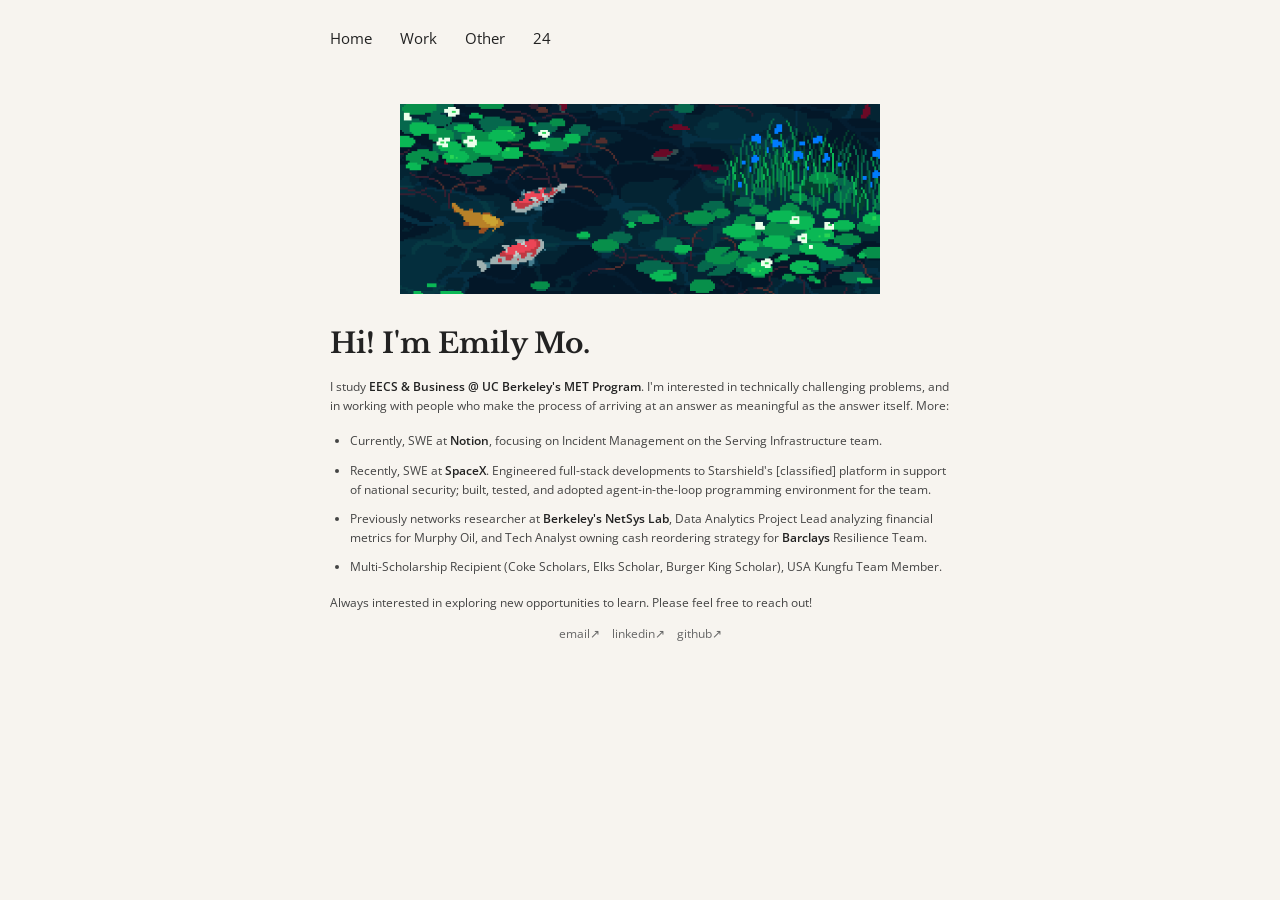
<file: index.html>
<html>
  <head>
    <meta charset="UTF-8" />
    <meta name="color-scheme" content="light" />
    <meta name="viewport" content="width=device-width, initial-scale=1" />
    <link rel="icon" type="image/png" href="images/browserimage.png" />
    <link rel="stylesheet" href="style.css" />
  </head>
  <body>
    <nav class="site-nav">
      <a href="/">Home</a>
      <a href="/work">Work</a>
      <a href="/other">Other</a>
      <a href="/24">24</a>
    </nav>

    <div class="page-layout">
      <div class="text-col">
        <img src="images/fish.gif" alt="Koi pond" class="fish-gif" />
        <h1>Hi! I'm Emily Mo.</h1>
        <p>I study <strong>EECS & Business @ UC Berkeley's MET Program</strong>.  I'm interested in technically challenging problems, and in working with people who make the process of arriving at an answer as meaningful as the answer itself. More:</p>

        <ul>
          <li>Currently, SWE at <strong>Notion</strong>, focusing on Incident Management on the Serving Infrastructure team.</li>
          <li>Recently, SWE at <strong>SpaceX</strong>. Engineered full-stack developments to Starshield's [classified] platform in support of national security; built, tested, and adopted agent-in-the-loop programming environment for the team.</li>
          <li>Previously networks researcher at <strong>Berkeley's NetSys Lab</strong>, Data Analytics Project Lead analyzing financial metrics for Murphy Oil, and Tech Analyst owning cash reordering strategy for <strong>Barclays</strong> Resilience Team.</li>
          <li>Multi-Scholarship Recipient (Coke Scholars, Elks Scholar, Burger King Scholar), USA Kungfu Team Member.</li>
        </ul>
        <p>Always interested in exploring new opportunities to learn. Please feel free to reach out!</p>
        <p class="contact-row"><a href="mailto:emilymo999@berkeley.edu" class="contact-link">email↗</a><a href="https://www.linkedin.com/in/emiilymo" class="contact-link">linkedin↗</a><a href="https://github.com/emilymo999" class="contact-link">github↗</a></p>
      </div>
    </div>
  </body>
</html>
</file>
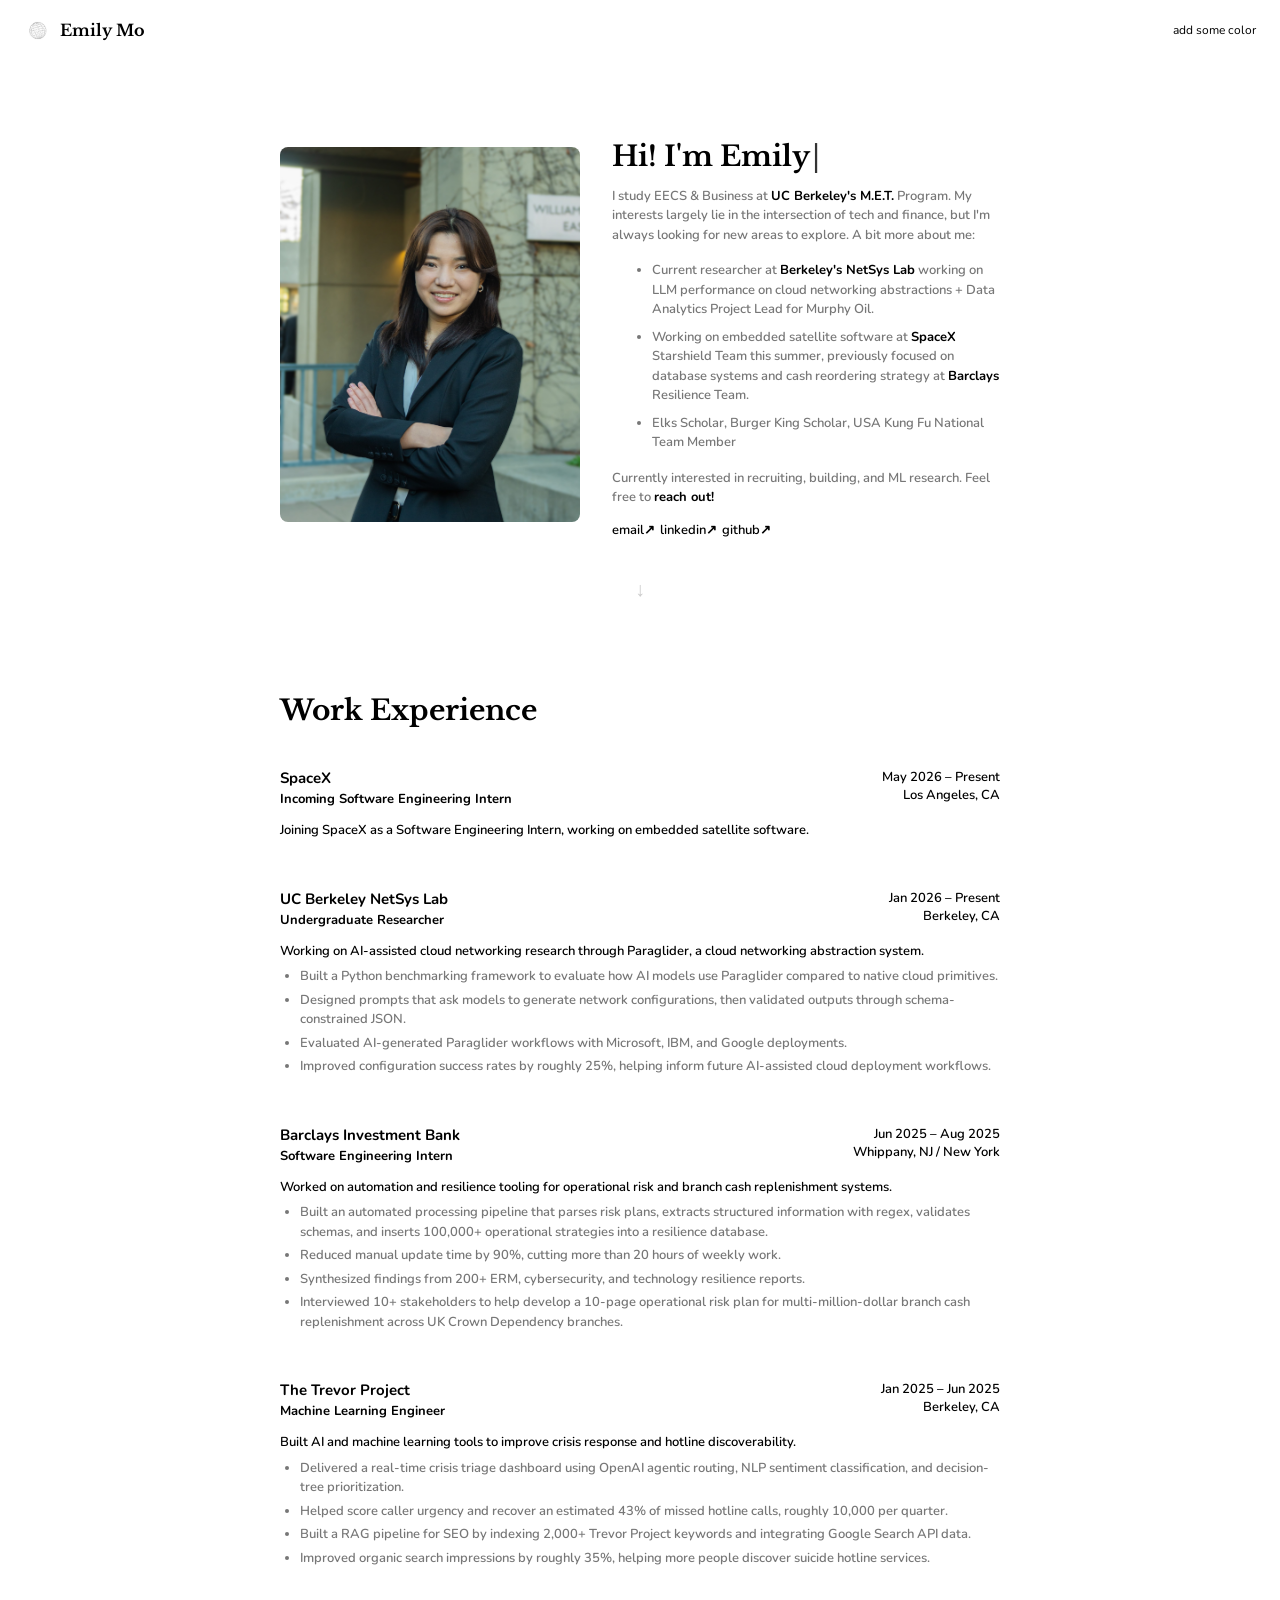
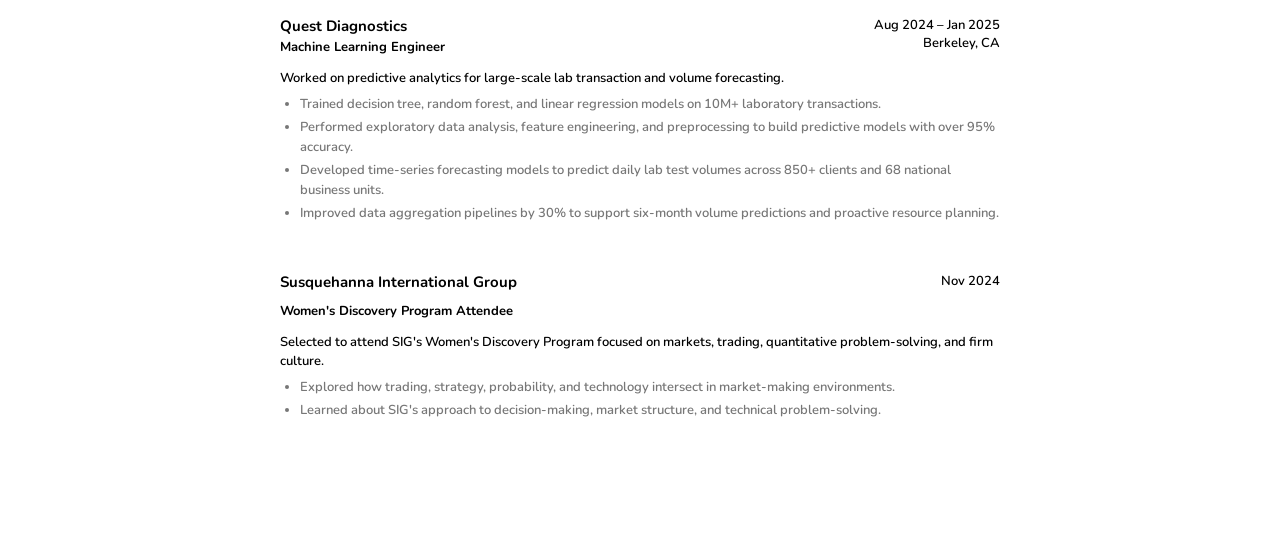
<file: old/index.html>
<html>
  <head>
    <meta charset="UTF-8" />
    <meta name="color-scheme" content="light" />
    <link rel="icon" type="image/png" href="images/browserimage.png" />
    <link rel="preconnect" href="https://fonts.googleapis.com">
    <link rel="preconnect" href="https://fonts.gstatic.com" crossorigin>
    <link href="https://fonts.googleapis.com/css2?family=Nunito:wght@400;600;700&family=Libre+Baskerville:wght@700&display=swap" rel="stylesheet">
    <link rel="stylesheet" href="style.css" />
    <script src="dark-mode.js" defer></script>
    <script src="typing-effect.js" defer></script>
    <script src="color-mode.js" defer></script>
  </head>
  <body>
    <div class="top-bar">
      <img src="images/browserimage dark.png" id="top-bar-logo" class="top-bar-logo" />
      <span style="font-family:'Libre Baskerville',serif;font-weight:700;font-size:16px;">Emily Mo</span>
      <nav class="navbar">
      </nav>
      <button id="color-mode-btn" class="color-mode-btn" onclick="toggleColorMode()">add some color</button>
    </div>

    <div class="page-layout">
      <img src="images/emo-black.jpeg" alt="Emily Mo" class="casual-photo" />
      <div class="text-col">
        <div class="container">
          <div class="text">
            <h1><span id="typed-text"></span><span class="cursor">|</span></h1>
          </div>
        </div>
        <p>I study EECS & Business at <strong>UC Berkeley's M.E.T.</strong> Program. My interests largely lie in the intersection of tech and finance, but I'm always looking for new areas to explore. A bit more about me:</p>
        <ul>
          <li>Current researcher at <strong>Berkeley's NetSys Lab</strong> working on LLM performance on cloud networking abstractions + Data Analytics Project Lead for Murphy Oil.</li>
          <li>Working on embedded satellite software at <strong>SpaceX</strong> Starshield Team this summer, previously focused on database systems and cash reordering strategy at <strong>Barclays</strong> Resilience Team.</li>
          <li>Elks Scholar, Burger King Scholar, USA Kung Fu National Team Member</li>
        </ul>
        <p>Currently interested in recruiting, building, and ML research. Feel free to <strong>reach out!</strong></p>
        <p><a href="mailto:emilymo999@berkeley.edu" class="contact-link">email↗</a><a href="https://www.linkedin.com/in/emiilymo" class="contact-link">linkedin↗</a><a href="https://github.com/emilymo999" class="contact-link">github↗</a></p>
      </div>
    </div>

    <div class="scroll-arrow">&#8595;</div>

    <div class="experience-section">
      <h2 class="experience-heading">Work Experience</h2>

      <div class="experience-entry">
        <div class="experience-header">
          <div>
            <div class="experience-company">SpaceX</div>
            <div class="experience-role">Incoming Software Engineering Intern</div>
          </div>
          <div class="experience-meta">
            <div class="experience-year">May 2026 – Present</div>
            <div class="experience-location">Los Angeles, CA</div>
          </div>
        </div>
        <p class="experience-desc">Joining SpaceX as a Software Engineering Intern, working on embedded satellite software.</p>
      </div>

      <div class="experience-entry">
        <div class="experience-header">
          <div>
            <div class="experience-company">UC Berkeley NetSys Lab</div>
            <div class="experience-role">Undergraduate Researcher</div>
          </div>
          <div class="experience-meta">
            <div class="experience-year">Jan 2026 – Present</div>
            <div class="experience-location">Berkeley, CA</div>
          </div>
        </div>
        <p class="experience-desc">Working on AI-assisted cloud networking research through Paraglider, a cloud networking abstraction system.</p>
        <ul class="experience-bullets">
          <li>Built a Python benchmarking framework to evaluate how AI models use Paraglider compared to native cloud primitives.</li>
          <li>Designed prompts that ask models to generate network configurations, then validated outputs through schema-constrained JSON.</li>
          <li>Evaluated AI-generated Paraglider workflows with Microsoft, IBM, and Google deployments.</li>
          <li>Improved configuration success rates by roughly 25%, helping inform future AI-assisted cloud deployment workflows.</li>
        </ul>
      </div>

      <div class="experience-entry">
        <div class="experience-header">
          <div>
            <div class="experience-company">Barclays Investment Bank</div>
            <div class="experience-role">Software Engineering Intern</div>
          </div>
          <div class="experience-meta">
            <div class="experience-year">Jun 2025 – Aug 2025</div>
            <div class="experience-location">Whippany, NJ / New York</div>
          </div>
        </div>
        <p class="experience-desc">Worked on automation and resilience tooling for operational risk and branch cash replenishment systems.</p>
        <ul class="experience-bullets">
          <li>Built an automated processing pipeline that parses risk plans, extracts structured information with regex, validates schemas, and inserts 100,000+ operational strategies into a resilience database.</li>
          <li>Reduced manual update time by 90%, cutting more than 20 hours of weekly work.</li>
          <li>Synthesized findings from 200+ ERM, cybersecurity, and technology resilience reports.</li>
          <li>Interviewed 10+ stakeholders to help develop a 10-page operational risk plan for multi-million-dollar branch cash replenishment across UK Crown Dependency branches.</li>
        </ul>
      </div>

      <div class="experience-entry">
        <div class="experience-header">
          <div>
            <div class="experience-company">The Trevor Project</div>
            <div class="experience-role">Machine Learning Engineer</div>
          </div>
          <div class="experience-meta">
            <div class="experience-year">Jan 2025 – Jun 2025</div>
            <div class="experience-location">Berkeley, CA</div>
          </div>
        </div>
        <p class="experience-desc">Built AI and machine learning tools to improve crisis response and hotline discoverability.</p>
        <ul class="experience-bullets">
          <li>Delivered a real-time crisis triage dashboard using OpenAI agentic routing, NLP sentiment classification, and decision-tree prioritization.</li>
          <li>Helped score caller urgency and recover an estimated 43% of missed hotline calls, roughly 10,000 per quarter.</li>
          <li>Built a RAG pipeline for SEO by indexing 2,000+ Trevor Project keywords and integrating Google Search API data.</li>
          <li>Improved organic search impressions by roughly 35%, helping more people discover suicide hotline services.</li>
        </ul>
      </div>

      <div class="experience-entry">
        <div class="experience-header">
          <div>
            <div class="experience-company">Quest Diagnostics</div>
            <div class="experience-role">Machine Learning Engineer</div>
          </div>
          <div class="experience-meta">
            <div class="experience-year">Aug 2024 – Jan 2025</div>
            <div class="experience-location">Berkeley, CA</div>
          </div>
        </div>
        <p class="experience-desc">Worked on predictive analytics for large-scale lab transaction and volume forecasting.</p>
        <ul class="experience-bullets">
          <li>Trained decision tree, random forest, and linear regression models on 10M+ laboratory transactions.</li>
          <li>Performed exploratory data analysis, feature engineering, and preprocessing to build predictive models with over 95% accuracy.</li>
          <li>Developed time-series forecasting models to predict daily lab test volumes across 850+ clients and 68 national business units.</li>
          <li>Improved data aggregation pipelines by 30% to support six-month volume predictions and proactive resource planning.</li>
        </ul>
      </div>

      <div class="experience-entry" style="display:none;">
        <div class="experience-header">
          <div class="experience-company">Audiomate</div>
          <div class="experience-meta">
            <div class="experience-year">2025</div>
          </div>
        </div>
        <div class="experience-role">Full-Stack AI Engineer</div>
        <p class="experience-desc">Built a generative audio advertising platform that creates, voices, and mixes ad content end to end.</p>
        <ul class="experience-bullets">
          <li>Used Gemini LLMs for script generation and ElevenLabs for voice synthesis.</li>
          <li>Implemented a custom voice-ranking model to score text-to-speech candidates based on tone and user preferences.</li>
          <li>Built an audio-processing pipeline with Librosa, NumPy, and SciPy to mix synthesized speech with background music.</li>
          <li>Connected Python REST endpoints to a TypeScript frontend for full-stack ML inference and product delivery.</li>
        </ul>
      </div>

      <div class="experience-entry" style="display:none;">
        <div class="experience-header">
          <div class="experience-company">Voyager Consulting</div>
          <div class="experience-meta">
            <div class="experience-year">2024 - Present</div>
          </div>
        </div>
        <div class="experience-role">Project Leader + Quant Analyst</div>
        <p class="experience-desc">Work on student-run consulting projects involving data analysis, client strategy, and technical problem-solving.</p>
        <ul class="experience-bullets">
          <li>Lead project work across business, data, and engineering-style analysis.</li>
          <li>Translate messy datasets and client questions into structured recommendations, models, and deliverables.</li>
          <li>Currently support data-focused consulting work for Murphy Oil.</li>
        </ul>
      </div>

      <div class="experience-entry">
        <div class="experience-header">
          <div class="experience-company">Susquehanna International Group</div>
          <div class="experience-meta">
            <div class="experience-year">Nov 2024</div>
          </div>
        </div>
        <div class="experience-role">Women's Discovery Program Attendee</div>
        <p class="experience-desc">Selected to attend SIG's Women's Discovery Program focused on markets, trading, quantitative problem-solving, and firm culture.</p>
        <ul class="experience-bullets">
          <li>Explored how trading, strategy, probability, and technology intersect in market-making environments.</li>
          <li>Learned about SIG's approach to decision-making, market structure, and technical problem-solving.</li>
        </ul>
      </div>
    </div>

  </body>
</html>
</file>
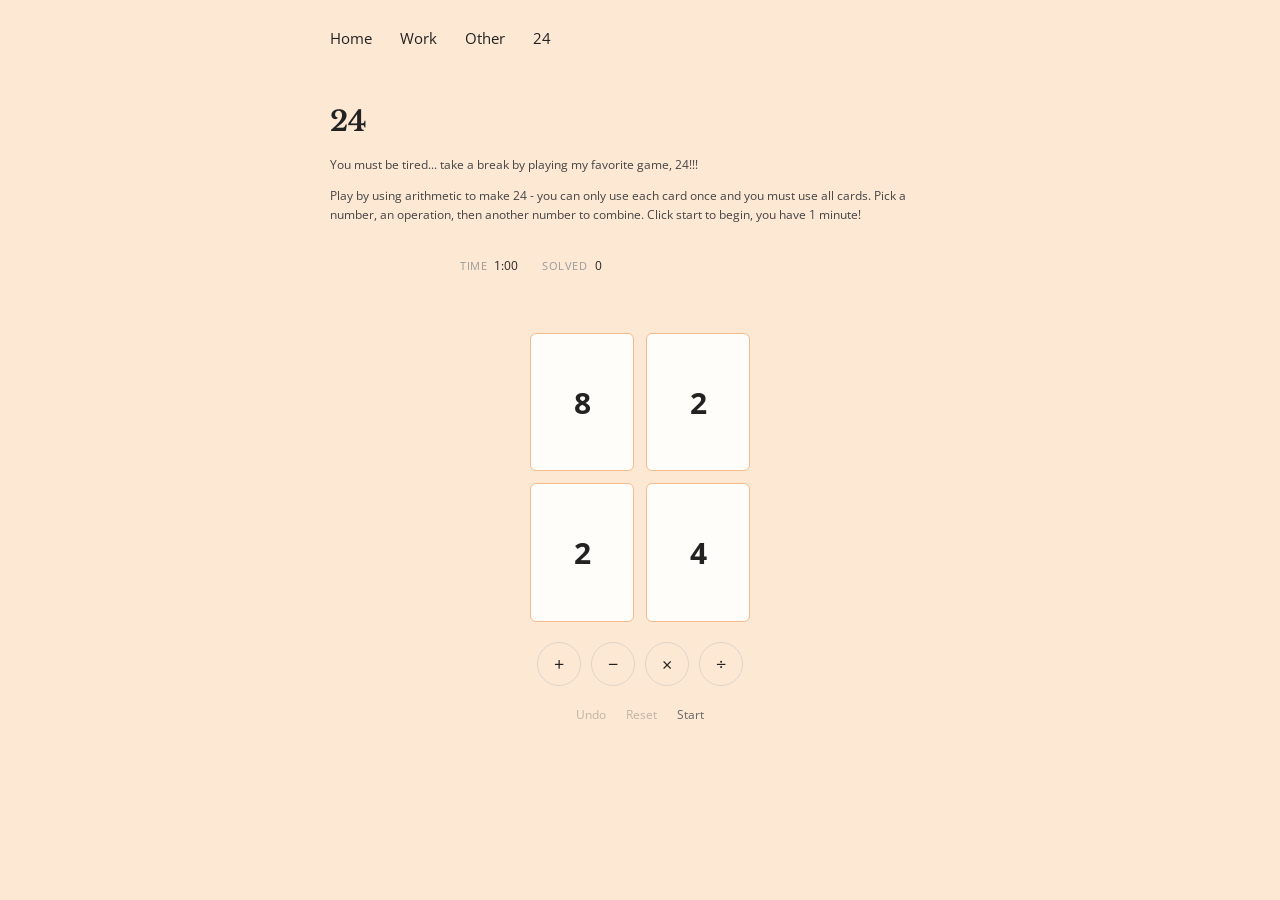
<file: 24.html>
<html class="page-24">
  <head>
    <meta charset="UTF-8" />
    <meta name="color-scheme" content="light" />
    <meta name="viewport" content="width=device-width, initial-scale=1" />
    <title>24</title>
    <link rel="icon" type="image/png" href="images/browserimage.png" />
    <link rel="stylesheet" href="style.css" />
  </head>
  <body>
    <nav class="site-nav">
      <a href="/">Home</a>
      <a href="/work">Work</a>
      <a href="/other">Other</a>
      <a href="/24">24</a>
    </nav>

    <div class="page-layout">
      <div class="text-col">
        <h1>24</h1>
        <p>You must be tired... take a break by playing my favorite game, 24!!!</p>
        <p>Play by using arithmetic to make 24 - you can only use each card once and you must use all cards. Pick a number, an operation, then another number to combine. Click start to begin, you have 1 minute!</p>

        <div class="game">
          <div class="game-bar">
            <span class="game-stat"><span class="game-stat-label">Time</span> <span id="game-time">1:00</span></span>
            <span class="game-stat"><span class="game-stat-label">Solved</span> <span id="game-score">0</span></span>
          </div>

          <p class="game-message" id="game-message" aria-live="polite"></p>

          <div class="game-cards" id="game-cards"></div>

          <div class="game-ops" role="group" aria-label="Operations">
            <button type="button" class="game-op" data-op="+" aria-label="add">+</button>
            <button type="button" class="game-op" data-op="-" aria-label="subtract">−</button>
            <button type="button" class="game-op" data-op="*" aria-label="multiply">×</button>
            <button type="button" class="game-op" data-op="/" aria-label="divide">÷</button>
          </div>

          <div class="game-actions">
            <button type="button" id="game-undo" class="game-text-btn">Undo</button>
            <button type="button" id="game-reset" class="game-text-btn">Reset</button>
            <button type="button" id="game-start" class="game-text-btn">Start</button>
          </div>
        </div>
      </div>
    </div>

    <script src="twentyfour.js"></script>
  </body>
</html>
</file>
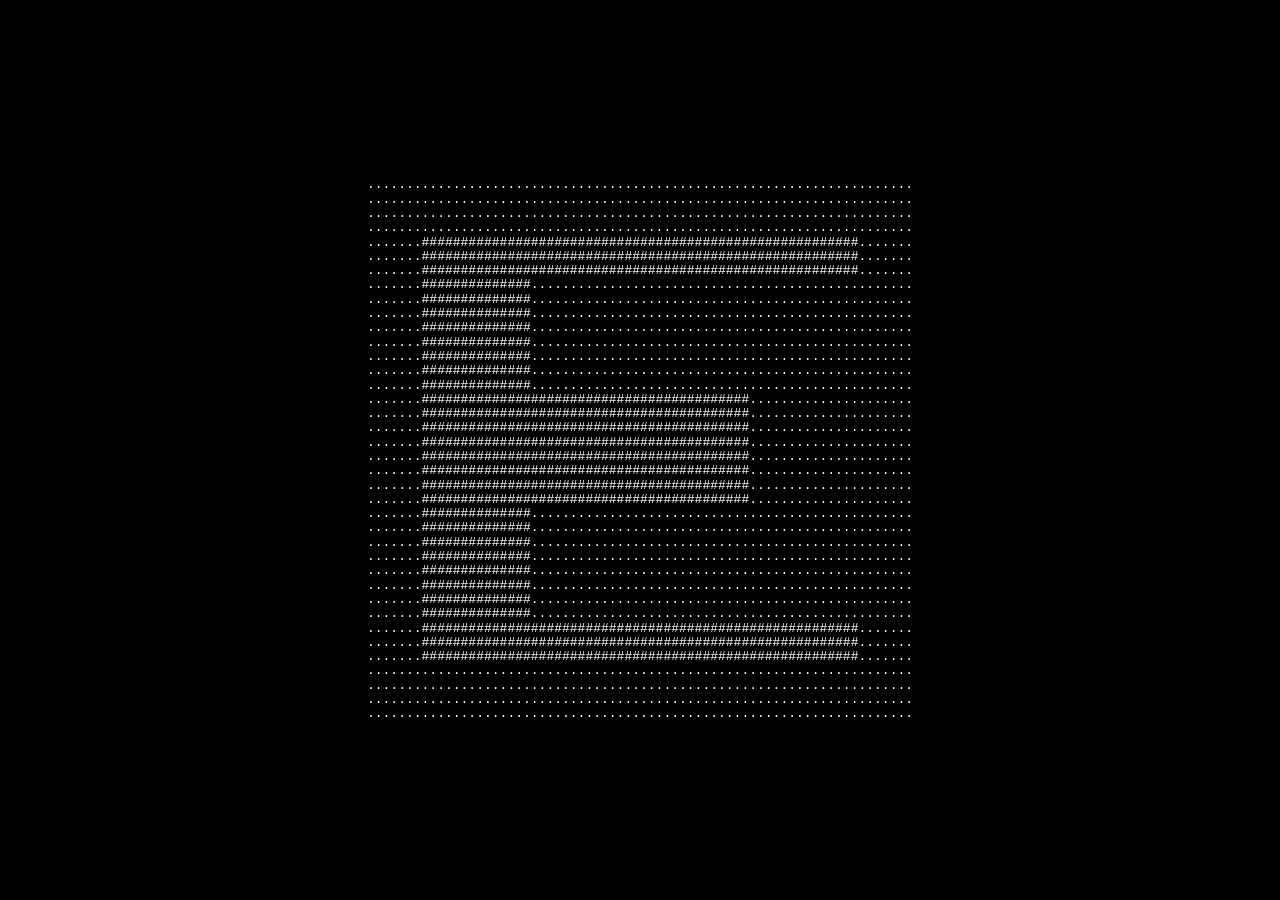
<file: cube.html>
<!DOCTYPE html>
<html>
<head>
  <meta charset="UTF-8">
  <title>emo cube</title>
  <style>
    body {
      background: #000;
      margin: 0;
      display: flex;
      justify-content: center;
      align-items: center;
      min-height: 100vh;
    }
    #cube {
      color: #fff;
      font-family: 'Courier New', monospace;
      font-size: 13px;
      line-height: 1.1;
      white-space: pre;
    }
  </style>
</head>
<body>
<div id="cube"></div>
<script>
const W = 70, H = 48;
const CHAR_ASPECT = 0.55;

const PATTERNS = {
  E: [
    "..........",
    ".########.",
    ".##.......",
    ".##.......",
    ".######...",
    ".######...",
    ".##.......",
    ".##.......",
    ".########.",
    "..........",
  ],
  M: [
    "..........",
    ".##....##.",
    ".###..###.",
    ".########.",
    ".##.##.##.",
    ".##....##.",
    ".##....##.",
    ".##....##.",
    ".##....##.",
    "..........",
  ],
  O: [
    "..........",
    "..######..",
    ".##....##.",
    ".##....##.",
    ".##....##.",
    ".##....##.",
    ".##....##.",
    ".##....##.",
    "..######..",
    "..........",
  ],
};

const PN = 10;

function sampleLetter(letter, u, v) {
  const pat = PATTERNS[letter];
  if (!pat) return '.';
  const col = Math.max(0, Math.min(PN - 1, Math.floor(u * PN)));
  const row = Math.max(0, Math.min(PN - 1, Math.floor(v * PN)));
  return pat[row][col] === '#' ? '#' : '.';
}

function dot(a, b) { return a[0]*b[0] + a[1]*b[1] + a[2]*b[2]; }
function sub(a, b) { return [a[0]-b[0], a[1]-b[1], a[2]-b[2]]; }
function add(a, b) { return [a[0]+b[0], a[1]+b[1], a[2]+b[2]]; }
function scale(v, k) { return [v[0]*k, v[1]*k, v[2]*k]; }
function len2(v) { return dot(v, v); }

function rotY(v, t) {
  const c = Math.cos(t), s = Math.sin(t);
  return [v[0]*c + v[2]*s, v[1], -v[0]*s + v[2]*c];
}
function rotX(v, t) {
  const c = Math.cos(t), s = Math.sin(t);
  return [v[0], v[1]*c - v[2]*s, v[1]*s + v[2]*c];
}

const SZ = 1.0;
const BASE_FACES = [
  { c: [0,   0,  -SZ], r: [SZ,   0,    0], u: [0,  SZ,    0], n: [0,  0, -1], letter: 'E' },
  { c: [-SZ, 0,    0], r: [0,    0,   -SZ], u: [0,  SZ,    0], n: [-1, 0,  0], letter: 'M' },
  { c: [0,  -SZ,   0], r: [SZ,   0,    0], u: [0,   0,   -SZ], n: [0, -1,  0], letter: 'O' },
  { c: [0,   0,   SZ], r: [-SZ,  0,    0], u: [0, -SZ,    0], n: [0,  0,  1], letter: 'O' },
  { c: [SZ,  0,    0], r: [0,    0,   SZ], u: [0, -SZ,    0], n: [1,  0,  0], letter: 'E' },
  { c: [0,   SZ,   0], r: [SZ,   0,    0], u: [0,   0,   SZ], n: [0,  1,  0], letter: 'M' },
];

const eye = [0, 0, -3.5];

const TARGETS = [
  { ax: 0,          ay: 0          },  // E (-Z face)
  { ax: 0,          ay: -Math.PI/2 },  // M (-X face)
  { ax: Math.PI/2,  ay: 0          },  // O (-Y face)
];

const PAUSE_MS  = 1500;
const TRANS_MS  = 1200;
const CYCLE_MS  = PAUSE_MS + TRANS_MS;

function easeInOut(t) {
  return t < 0.5 ? 2*t*t : -1 + (4 - 2*t)*t;
}

function getRotation(now) {
  const total = TARGETS.length * CYCLE_MS;
  const t     = now % total;
  const i     = Math.floor(t / CYCLE_MS);
  const local = t - i * CYCLE_MS;
  const curr  = TARGETS[i];
  const next  = TARGETS[(i + 1) % TARGETS.length];

  if (local < PAUSE_MS) {
    return { ax: curr.ax, ay: curr.ay };
  }
  const p = easeInOut((local - PAUSE_MS) / TRANS_MS);
  return {
    ax: curr.ax + (next.ax - curr.ax) * p,
    ay: curr.ay + (next.ay - curr.ay) * p,
  };
}

function render(ax, ay) {
  const rot   = v => rotX(rotY(v, ay), ax);
  const faces = BASE_FACES.map(f => ({
    c: rot(f.c), r: rot(f.r), u: rot(f.u), n: rot(f.n), letter: f.letter,
  }));

  const asp  = (W * CHAR_ASPECT) / H;
  const rows = [];

  for (let row = 0; row < H; row++) {
    let line = '';
    for (let col = 0; col < W; col++) {
      const dx  = ((col + 0.5) / W * 2 - 1) * asp;
      const dy  = (row + 0.5) / H * 2 - 1;
      const dir = [dx, dy, 2.0];

      let bestT = Infinity;
      let ch    = ' ';

      for (const f of faces) {
        const dn = dot(f.n, dir);
        if (dn >= 0) continue;

        const t = dot(sub(f.c, eye), f.n) / dn;
        if (t <= 0 || t >= bestT) continue;

        const hit = add(eye, scale(dir, t));
        const rel = sub(hit, f.c);
        const fu  = dot(rel, f.r) / len2(f.r);
        const fv  = dot(rel, f.u) / len2(f.u);

        if (fu < -1 || fu > 1 || fv < -1 || fv > 1) continue;

        bestT = t;
        ch    = sampleLetter(f.letter, fu * 0.5 + 0.5, fv * 0.5 + 0.5);
      }

      line += ch;
    }
    rows.push(line);
  }

  return rows.join('\n');
}

const el = document.getElementById('cube');

function frame(now) {
  const { ax, ay } = getRotation(now);
  el.textContent   = render(ax, ay);
  requestAnimationFrame(frame);
}

requestAnimationFrame(frame);
</script>
</body>
</html>
</file>
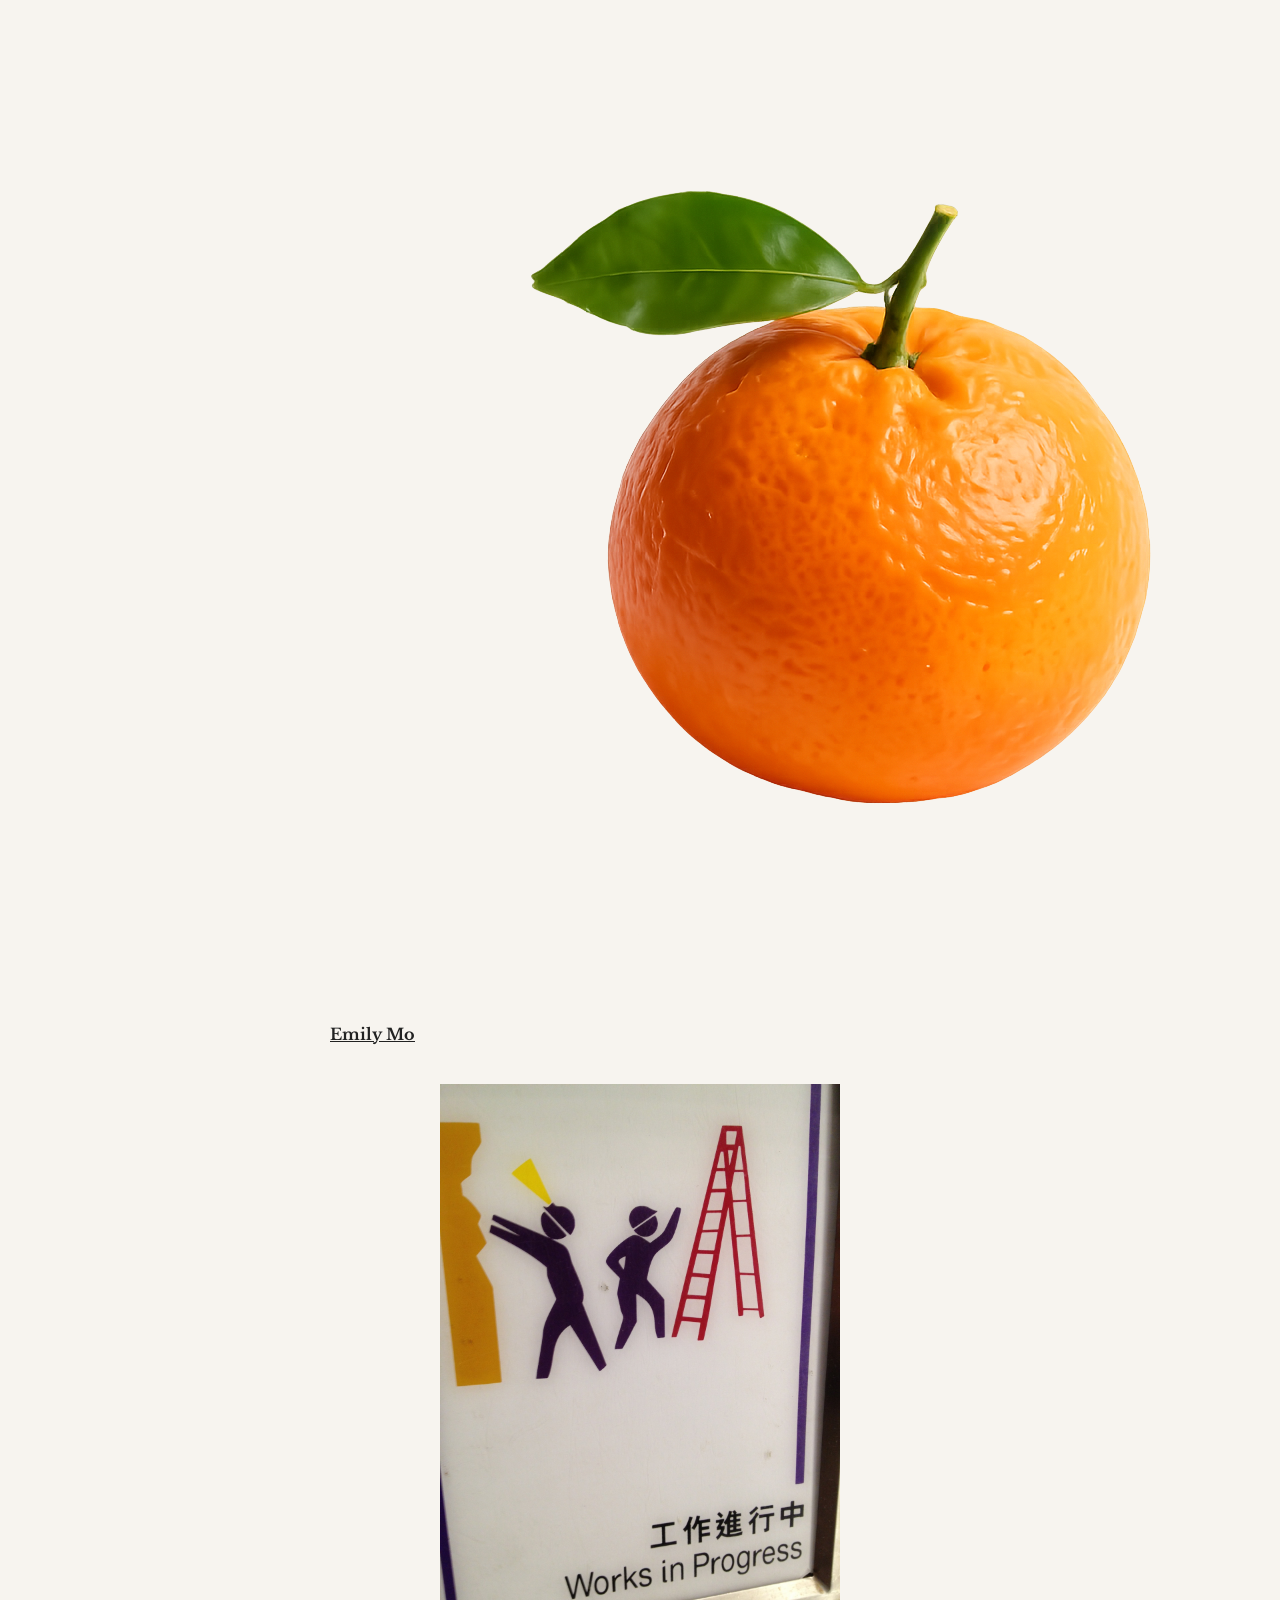
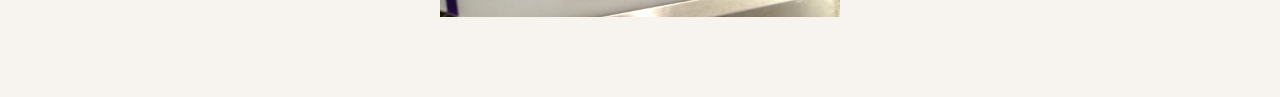
<file: interests.html>
<html>
  <head>
    <meta charset="UTF-8" />
    <meta name="color-scheme" content="light" />
    <link rel="icon" type="image/png" href="images/browserimage.png" />
    <link rel="preconnect" href="https://fonts.googleapis.com">
    <link rel="preconnect" href="https://fonts.gstatic.com" crossorigin>
    <link href="https://fonts.googleapis.com/css2?family=Nunito:wght@400;600;700&family=Libre+Baskerville:wght@700&display=swap" rel="stylesheet">
    <link rel="stylesheet" href="style.css" />
  </head>
  <body class="color-mode">
    <div class="top-bar">
      <img src="images/browserimage.png" class="top-bar-logo" />
      <span style="font-family:'Libre Baskerville',serif;font-weight:700;font-size:16px;"><a href="index.html" class="text-link">Emily Mo</a></span>
    </div>
    <div style="display:flex;justify-content:center;margin-top:40px;">
      <img src="images/work-in-progress.png" style="max-width:400px;width:100%;height:auto;border-radius:0;" />
    </div>
  </body>
</html>
</file>
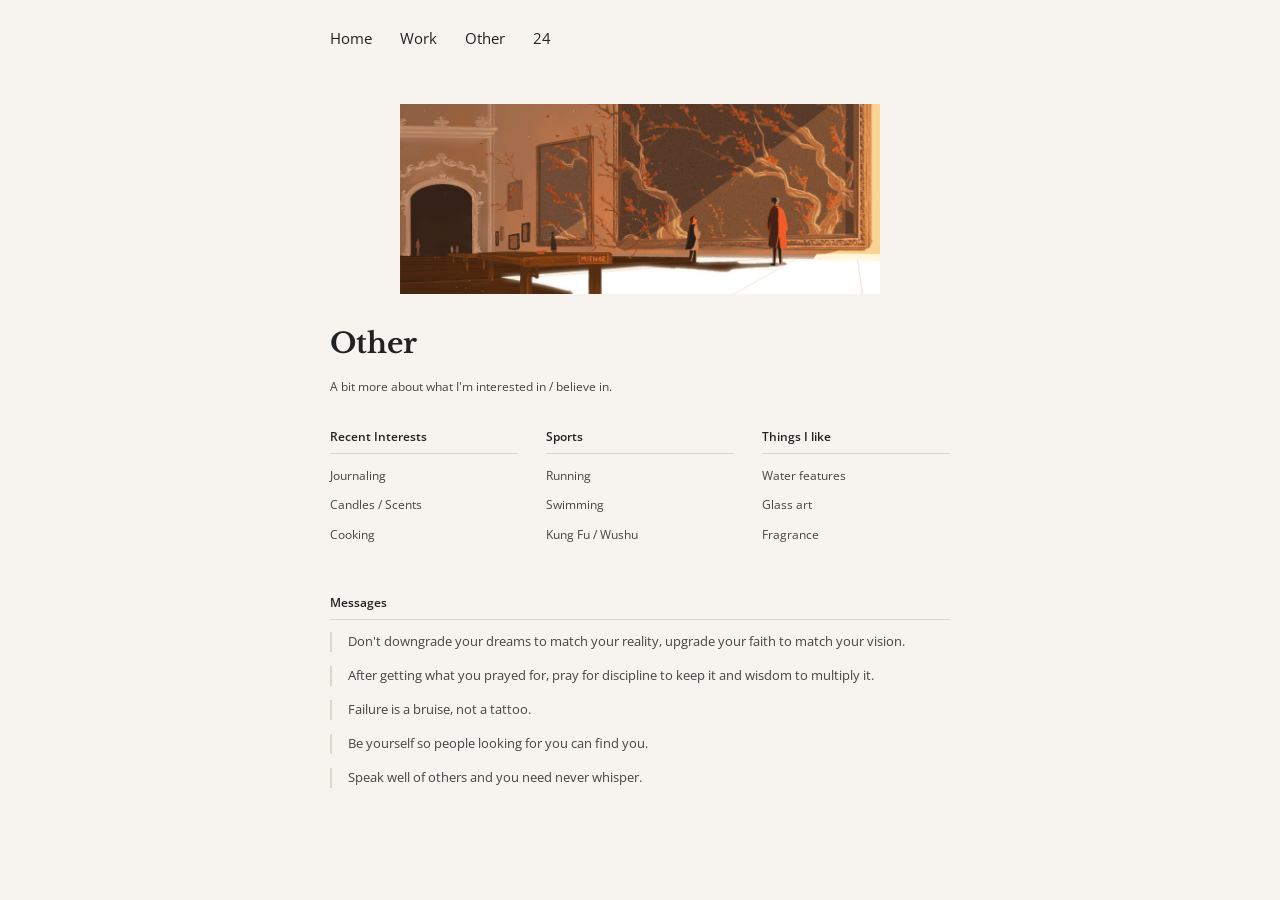
<file: other.html>
<html>
  <head>
    <meta charset="UTF-8" />
    <meta name="color-scheme" content="light" />
    <meta name="viewport" content="width=device-width, initial-scale=1" />
    <link rel="icon" type="image/png" href="images/browserimage.png" />
    <link rel="stylesheet" href="style.css" />
  </head>
  <body>
    <nav class="site-nav">
      <a href="/">Home</a>
      <a href="/work">Work</a>
      <a href="/other">Other</a>
      <a href="/24">24</a>
    </nav>

    <div class="page-layout">
      <div class="text-col">
        <img src="images/trees.gif" alt="Trees" class="fish-gif" />
        <h1>Other</h1>
        <p>A bit more about what I'm interested in / believe in.</p>

        <div class="other-columns">
          <div class="other-column">
            <div class="other-label">Recent Interests</div>
            <ul>
              <li>Journaling</li>
              <li>Candles / Scents</li>
              <li>Cooking</li>
            </ul>
          </div>

          <div class="other-column">
            <div class="other-label">Sports</div>
            <ul>
              <li>Running</li>
              <li>Swimming</li>
              <li>Kung Fu / Wushu</li>
            </ul>
          </div>

          <div class="other-column">
            <div class="other-label">Things I like</div>
            <ul>
              <li>Water features</li>
              <li>Glass art</li>
              <li>Fragrance</li>
            </ul>
          </div>
        </div>

        <div class="other-section messages-section">
          <div class="other-label">Messages</div>
          <ul class="quote-list">
            <li>Don't downgrade your dreams to match your reality, upgrade your faith to match your vision.</li>
            <li>After getting what you prayed for, pray for discipline to keep it and wisdom to multiply it.</li>
            <li>Failure is a bruise, not a tattoo.</li>
            <li>Be yourself so people looking for you can find you.</li>
            <li>Speak well of others and you need never whisper.</li>
          </ul>
        </div>
      </div>
    </div>
  </body>
</html>
</file>
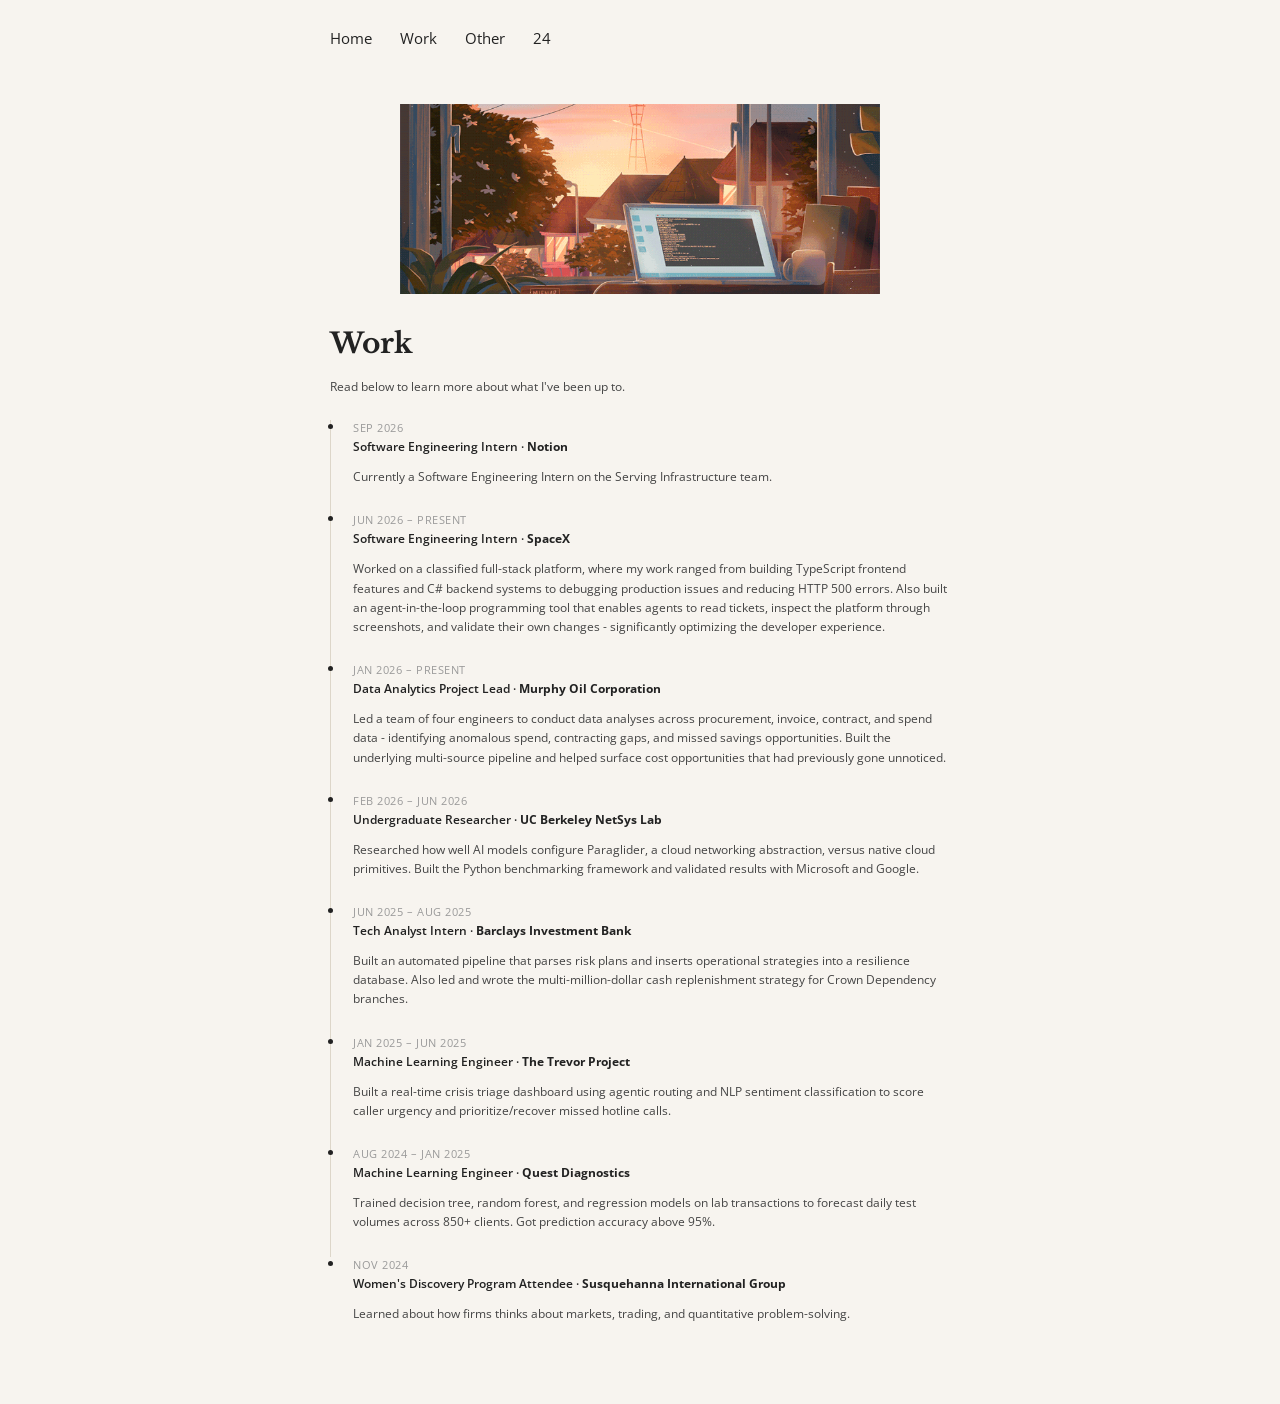
<file: work.html>
<html>
  <head>
    <meta charset="UTF-8" />
    <meta name="color-scheme" content="light" />
    <meta name="viewport" content="width=device-width, initial-scale=1" />
    <link rel="icon" type="image/png" href="images/browserimage.png" />
    <link rel="stylesheet" href="style.css" />
  </head>
  <body>
    <nav class="site-nav">
      <a href="/">Home</a>
      <a href="/work">Work</a>
      <a href="/other">Other</a>
      <a href="/24">24</a>
    </nav>

    <div class="page-layout">
      <div class="text-col">
        <img src="images/computer.gif" alt="Computer" class="fish-gif" />
        <h1>Work</h1>
        <p>Read below to learn more about what I've been up to.</p>

        <div class="timeline">
          <div class="timeline-entry">
            <div class="timeline-date">Sep 2026</div>
            <div class="timeline-role">Software Engineering Intern · <span class="company">Notion</span></div>
            <p>Currently a Software Engineering Intern on the Serving Infrastructure team.</p>
          </div>

          <div class="timeline-entry">
            <div class="timeline-date">Jun 2026 – Present</div>
            <div class="timeline-role">Software Engineering Intern · <span class="company">SpaceX</span></div>
            <p>Worked on a classified full-stack platform, where my work ranged from building TypeScript frontend features and C# backend systems to debugging production issues and reducing HTTP 500 errors. Also built an agent-in-the-loop programming tool that enables agents to read tickets, inspect the platform through screenshots, and validate their own changes - significantly optimizing the developer experience.</p>
          </div>

          <div class="timeline-entry">
            <div class="timeline-date">Jan 2026 – Present</div>
            <div class="timeline-role">Data Analytics Project Lead · <span class="company">Murphy Oil Corporation</span></div>
            <p>Led a team of four engineers to conduct data analyses across procurement, invoice, contract, and spend data - identifying anomalous spend, contracting gaps, and missed savings opportunities. Built the underlying multi-source pipeline and helped surface cost opportunities that had previously gone unnoticed.</p>
          </div>

          <div class="timeline-entry">
            <div class="timeline-date">Feb 2026 – Jun 2026</div>
            <div class="timeline-role">Undergraduate Researcher · <span class="company">UC Berkeley NetSys Lab</span></div>
            <p>Researched how well AI models configure Paraglider, a cloud networking abstraction, versus native cloud primitives. Built the Python benchmarking framework and validated results with Microsoft and Google.</p>
          </div>

          <div class="timeline-entry">
            <div class="timeline-date">Jun 2025 – Aug 2025</div>
            <div class="timeline-role">Tech Analyst Intern · <span class="company">Barclays Investment Bank</span></div>
            <p>Built an automated pipeline that parses risk plans and inserts operational strategies into a resilience database. Also led and wrote the multi-million-dollar cash replenishment strategy for Crown Dependency branches.</p>
          </div>

          <div class="timeline-entry">
            <div class="timeline-date">Jan 2025 – Jun 2025</div>
            <div class="timeline-role">Machine Learning Engineer · <span class="company">The Trevor Project</span></div>
            <p>Built a real-time crisis triage dashboard using agentic routing and NLP sentiment classification to score caller urgency and prioritize/recover missed hotline calls.</p>
          </div>

          <div class="timeline-entry">
            <div class="timeline-date">Aug 2024 – Jan 2025</div>
            <div class="timeline-role">Machine Learning Engineer · <span class="company">Quest Diagnostics</span></div>
            <p>Trained decision tree, random forest, and regression models on lab transactions to forecast daily test volumes across 850+ clients. Got prediction accuracy above 95%.</p>
          </div>

          <div class="timeline-entry">
            <div class="timeline-date">Nov 2024</div>
            <div class="timeline-role">Women's Discovery Program Attendee · <span class="company">Susquehanna International Group</span></div>
            <p>Learned about how firms thinks about markets, trading, and quantitative problem-solving.</p>
          </div>
        </div>
      </div>
    </div>
  </body>
</html>
</file>
<file: style.css>
@import url('https://fonts.googleapis.com/css2?family=Open+Sans:wght@400;600&family=Libre+Baskerville:wght@700&display=swap');

html {
    background: #f7f4ef;
    overflow-x: hidden;
    margin: 0;
    padding: 0;
    scrollbar-gutter: stable both-edges;
}

body {
    font-family: 'Segoe UI', 'Open Sans', sans-serif;
    background: #f7f4ef;
    color: #444444;
    max-width: 668px;
    margin: 0 auto;
    padding: 0 24px 80px;
    box-sizing: border-box;
}

/* Nav */
.site-nav {
    display: flex;
    gap: 28px;
    padding: 28px 0 0;
}

.site-nav a {
    font-family: 'Segoe UI', 'Open Sans', sans-serif;
    font-size: 15px;
    color: #222222;
    text-decoration: none;
}

.site-nav a:hover {
    text-decoration: underline;
}

.page-layout {
    margin-top: 56px;
}

.text-col {
    max-width: 620px;
    text-align: left;
}

.fish-gif {
    display: block;
    width: 100%;
    max-width: 480px;
    height: 190px;
    object-fit: cover;
    object-position: center;
    margin: 0 auto 32px;
}

/* Headline */
h1 {
    font-family: Garamond, 'Libre Baskerville', 'Times New Roman', serif;
    font-weight: 700;
    font-size: 28px;
    margin-bottom: 16px;
    color: #222222;
}

/* Paragraphs + list text */
p,
ul li {
    font-family: 'Segoe UI', 'Open Sans', sans-serif;
    font-weight: 400;
    font-size: 12px;
    line-height: 1.6;
    margin-bottom: 10px;
}

ul {
    list-style-position: outside;
    padding-left: 20px;
    text-align: left;
}

/* Links */
a {
    color: #222222;
}

.contact-row {
    text-align: center;
}

a.contact-link {
    text-decoration: none;
    margin-right: 12px;
    color: #666666;
}

.contact-row a.contact-link:last-child {
    margin-right: 0;
}

a.contact-link:hover {
    color: #222222;
}

strong {
    font-family: 'Segoe UI Semibold', 'Segoe UI', 'Open Sans', sans-serif;
    color: #222222;
    font-weight: 600;
}

/* Work timeline */
.timeline {
    margin-top: 24px;
}

.timeline-entry {
    position: relative;
    border-left: 1px solid #ddd6c9;
    padding-left: 22px;
    padding-bottom: 26px;
}

.timeline-entry:last-child {
    border-left-color: transparent;
    padding-bottom: 0;
}

.timeline-entry::before {
    content: '';
    position: absolute;
    left: -3px;
    top: 4px;
    width: 5px;
    height: 5px;
    border-radius: 50%;
    background: #222222;
}

.timeline-date {
    font-family: 'Segoe UI', 'Open Sans', sans-serif;
    font-size: 11px;
    text-transform: uppercase;
    letter-spacing: 0.05em;
    color: #999999;
    margin-bottom: 3px;
}

.timeline-role {
    font-family: 'Segoe UI Semibold', 'Segoe UI', 'Open Sans', sans-serif;
    font-weight: 600;
    font-size: 12px;
    color: #222222;
    margin-bottom: 6px;
}

.timeline-role .company {
    font-weight: 700;
}

.timeline-entry p {
    margin-bottom: 0;
}

/* Other page: columns + labeled sections */
.other-label {
    font-family: 'Segoe UI Semibold', 'Segoe UI', 'Open Sans', sans-serif;
    font-weight: 600;
    font-size: 12px;
    color: #222222;
    padding-bottom: 8px;
    margin-bottom: 12px;
    border-bottom: 1px solid #ddd6c9;
}

.other-columns {
    display: grid;
    grid-template-columns: repeat(3, 1fr);
    gap: 28px;
    margin-top: 32px;
}

.other-column ul {
    list-style: none;
    padding-left: 0;
    margin: 0;
}

.other-column li {
    font-family: 'Segoe UI', 'Open Sans', sans-serif;
    font-weight: 400;
    font-size: 12px;
    color: #444444;
    margin-bottom: 10px;
}

.other-section {
    margin-top: 40px;
}

.quote-list {
    list-style: none;
    padding-left: 0;
    margin: 0;
}

.quote-list li {
    font-family: 'Segoe UI', 'Open Sans', sans-serif;
    font-size: 12.5px;
    line-height: 1.6;
    color: #444444;
    margin-bottom: 14px;
    padding-left: 16px;
    border-left: 2px solid #ddd6c9;
}

.quote-list li:last-child {
    margin-bottom: 0;
}

@media (max-width: 480px) {
    .other-columns {
        grid-template-columns: 1fr;
        gap: 24px;
    }
}

/* 24 game */
html.page-24,
html.page-24 body {
    background: #fde8d4;
}

.game {
    margin-top: 32px;
    display: grid;
    gap: 20px;
    justify-items: center;
}

.game button,
.game input {
    font-family: inherit;
}

.game-bar {
    display: flex;
    align-items: baseline;
    gap: 24px;
    width: 100%;
    max-width: 360px;
    font-size: 12px;
    color: #222222;
    font-variant-numeric: tabular-nums;
}

.game-stat-label {
    font-size: 11px;
    text-transform: uppercase;
    letter-spacing: 0.05em;
    color: #999999;
    margin-right: 4px;
}

.game-cards {
    display: grid;
    grid-template-columns: repeat(2, 1fr);
    gap: 12px;
    width: 100%;
    max-width: 220px;
}

.game-card {
    aspect-ratio: 3 / 4;
    border: 1px solid #f5b98a;
    border-radius: 6px;
    background: #fffdf9;
    color: #222222;
    font-family: Garamond, 'Libre Baskerville', 'Times New Roman', serif;
    font-weight: 700;
    font-size: 30px;
    cursor: pointer;
    transition: background-color 0.15s ease, color 0.15s ease, border-color 0.15s ease, transform 0.15s ease;
}

.game-card.is-fraction {
    font-size: 20px;
}

.game-card:hover:not(:disabled) {
    border-color: #222222;
}

.game-card.is-selected {
    background: #222222;
    border-color: #222222;
    color: #f7f4ef;
    transform: translateY(-3px);
}

.game-card.is-empty {
    background: transparent;
    border-style: dashed;
    cursor: default;
}

.game-card:disabled:not(.is-empty) {
    cursor: default;
}

.game-ops {
    display: flex;
    gap: 10px;
}

.game-op {
    width: 44px;
    height: 44px;
    border: 1px solid #ddd6c9;
    border-radius: 50%;
    background: transparent;
    color: #222222;
    font-size: 18px;
    cursor: pointer;
    transition: background-color 0.15s ease, color 0.15s ease, border-color 0.15s ease;
}

.game-op:hover:not(:disabled) {
    border-color: #222222;
}

.game-op.is-selected {
    background: #222222;
    border-color: #222222;
    color: #f7f4ef;
}

.game-actions {
    display: flex;
    gap: 20px;
}

.game-text-btn {
    border: none;
    background: none;
    padding: 0;
    font-size: 12px;
    color: #666666;
    cursor: pointer;
}

.game-text-btn:hover:not(:disabled) {
    color: #222222;
    text-decoration: underline;
}

.game-text-btn:disabled,
.game-op:disabled {
    opacity: 0.4;
    cursor: default;
}

.game-card:focus-visible,
.game-op:focus-visible,
.game-text-btn:focus-visible {
    outline: 2px solid #222222;
    outline-offset: 2px;
}

p.game-message {
    min-height: 1.6em;
    margin: 0;
    text-align: center;
    color: #666666;
}

@media (prefers-reduced-motion: reduce) {
    .game-card,
    .game-op {
        transition: none;
    }

    .game-card.is-selected {
        transform: none;
    }
}

.rain {
    position: fixed;
    inset: 0;
    pointer-events: none;
    overflow: hidden;
    z-index: 10;
}

.rain span {
    position: absolute;
    top: -60px;
    animation-name: rainFall;
    animation-timing-function: linear;
    animation-fill-mode: forwards;
}

@keyframes rainFall {
    from {
        transform: translateY(0) rotate(0deg);
        opacity: 1;
    }
    85% {
        opacity: 1;
    }
    to {
        transform: translateY(calc(100vh + 80px)) rotate(360deg);
        opacity: 0;
    }
}

/* Load-in animation */
@keyframes fadeInDown {
    from {
        opacity: 0;
        transform: translateY(-14px);
    }
    to {
        opacity: 1;
        transform: translateY(0);
    }
}

.site-nav,
.page-layout {
    opacity: 0;
    animation: fadeInDown 1s ease forwards;
}

.site-nav {
    animation-delay: 0s;
}

.page-layout {
    animation-delay: 0.5s;
}

@media (prefers-reduced-motion: reduce) {
    .site-nav,
    .page-layout {
        opacity: 1;
        animation: none;
    }
}
</file>
<file: old/style.css>
html {
    background: #ffffff !important;
    color-scheme: light;
}

body {
    font-family: 'Nunito', sans-serif;
    text-align: left;
    background: #ffffff !important;
    color: #777777;
    max-width: 720px;
    margin-top: 0;
    margin-bottom: 120px;
    margin-left: auto;
    margin-right: auto;
    padding-left: 24px;
    padding-right: 24px;
    transition: background-color 0.3s ease, color 0.3s ease;
}

/* Dark mode */
body.dark-mode {
    background: #1a1a1a;
    color: #e0e0e0;
}

/* Headline */
h1 {
    font-family: 'Libre Baskerville', serif;
    font-weight: 700;
    font-size: 28px;
    margin-bottom: 10px;
    color: #000000;
}

/* Typing effect styles */
.emoji {
    margin-right: 8px;
}

#typed-text {
    display: inline-block;
}

.cursor {
    display: inline-block;
    margin-left: 2px;
    animation: blink 1s infinite;
    font-weight: 100;
    opacity: 0.8;
}

@keyframes blink {
    0%, 50% {
        opacity: 1;
    }
    51%, 100% {
        opacity: 0;
    }
}

/* Navigation bar */
.navbar {
    display: none;
    margin: 0;
    margin-left: 24px;
}

body.color-mode .navbar {
    display: flex;
    align-items: center;
    gap: 4px;
}

.navbar a {
    font-family: 'Nunito', sans-serif;
    font-size: 15px;
    color: #000000;
    text-decoration: none;
    margin-right: 20px;
}


.navbar a:hover {
    text-decoration: underline;
}

/* Paragraphs + list text */
p,
ul li {
    font-family: 'Nunito', sans-serif;
    font-weight: 600;
    font-size: 13px;
    line-height: 1.5;
    margin-bottom: 8px;
}

/* Links */
a {
    color: #000000;
}

body.color-mode {
    color: #000000;
}

body.color-mode a {
    color: #FBBB62;
}

/* Text link that matches body text color */
a.text-link {
    color: inherit;
    text-decoration: none;
}

/* Contact links - no underline */
a.contact-link {
    text-decoration: none;
    margin-right: 5px;
}

/* Bullet markers */
ul li::marker {
    font-family: 'Nunito', sans-serif;
    font-size: 1em;
}

/* Image */
img {
    width: 150px;
    height: 150px;
    border-radius: 59%;
    margin: 0;
    padding: 0;
    display: block;
}

.container {
    margin: 0;
    padding: 0;
}

.image {
    margin: 0;
    padding: 0;
}



/* Side-by-side layout */
.page-layout {
    display: flex;
    align-items: center;
    gap: 32px;
    margin-top: 60px;
}

.emo-cube {
    font-family: 'Nunito', sans-serif;
    font-size: 5.5px;
    line-height: 1.1;
    white-space: pre;
    flex-shrink: 0;
    margin: 0;
    padding: 0;
    color: #FBBB62;
}

.text-col {
    flex: 1;
    min-width: 0;
}

img.casual-photo {
    width: 300px;
    height: auto;
    border-radius: 8px;
    flex-shrink: 0;
}

/* Bold */
strong {
    color: #000000;
    transition: color 0.4s ease;
}

strong.bold-colored {
    color: #FBBB62;
}

/* Top bar */
.top-bar {
    position: static;
    height: 60px;
    background: #ffffff;
    display: flex;
    align-items: center;
    gap: 8px;
    color: #000000;
    width: 100vw;
    margin-left: calc(-50vw + 50%);
    padding-left: 24px;
    padding-right: 24px;
    box-sizing: border-box;
}

body.dark-mode .top-bar {
    background: #1a1a1a;
}

/* Color mode button */
.color-mode-btn {
    margin-left: auto;
    background: none;
    border: none;
    cursor: pointer;
    font-family: 'Nunito', sans-serif;
    font-size: 12px;
    padding: 0;
    animation: shine 2.4s ease-in-out infinite;
}

@keyframes shine {
    0%, 100% { color: #FBBB62; text-shadow: 0 0 6px rgba(251,187,98,0.3); }
    50%       { color: #f0a020; text-shadow: 0 0 14px rgba(251,187,98,0.7); }
}

body.color-mode .color-mode-btn {
    animation: none;
    color: #888;
}

body.color-mode .color-mode-btn:hover {
    color: #444;
}

/* Top-bar logo image */
img.top-bar-logo {
    width: 28px;
    height: 28px;
    object-fit: contain;
    mix-blend-mode: multiply;
    display: block;
}

/* Dark mode toggle — hidden */
.dark-mode-toggle-wrapper {
    display: none;
}

/* Dark mode toggle switch */
.dark-mode-toggle-wrapper {
    position: fixed;
    top: 18px;
    right: 24px;
    z-index: 1000;
}

.dark-mode-toggle {
    position: relative;
    display: inline-block;
    width: 36px;
    height: 18px;
}

.dark-mode-toggle input {
    opacity: 0;
    width: 0;
    height: 0;
}

.dark-mode-toggle-slider {
    position: absolute;
    cursor: pointer;
    top: 0;
    left: 0;
    right: 0;
    bottom: 0;
    background-color: #d0d0d0;
    transition: 0.3s;
    border-radius: 18px;
}

.dark-mode-toggle-slider:before {
    position: absolute;
    content: "";
    height: 12px;
    width: 12px;
    left: 3px;
    bottom: 3px;
    background-color: #fff;
    transition: 0.3s;
    border-radius: 50%;
}

.dark-mode-toggle input:checked + .dark-mode-toggle-slider {
    background-color: #888;
}

.dark-mode-toggle input:checked + .dark-mode-toggle-slider:before {
    transform: translateX(18px);
}

/* Scroll arrow */
.scroll-arrow {
    text-align: center;
    font-size: 20px;
    color: #cccccc;
    margin-top: 28px;
    animation: bounce 2s ease-in-out infinite;
}

@keyframes bounce {
    0%, 100% { transform: translateY(0); }
    50%       { transform: translateY(6px); }
}

body.color-mode .scroll-arrow {
    display: none;
}

/* Experience section */
.experience-section {
    margin-top: 90px;
}

/* Load-in animation */
@keyframes fadeInDown {
    from {
        opacity: 0;
        transform: translateY(-16px);
    }
    to {
        opacity: 1;
        transform: translateY(0);
    }
}

.top-bar {
    animation: fadeInDown 0.45s ease both;
}

.page-layout {
    animation: fadeInDown 0.45s ease both;
    animation-delay: 0.15s;
}

.experience-section {
    animation: fadeInDown 0.45s ease both;
    animation-delay: 0.3s;
}

.experience-heading {
    font-family: 'Libre Baskerville', serif;
    font-weight: 700;
    font-size: 28px;
    color: #000000;
    margin-top: 0;
    margin-bottom: 40px;
}

.experience-entry {
    margin-bottom: 48px;
}

.experience-company {
    font-family: 'Nunito', sans-serif;
    font-weight: 700;
    font-size: 15px;
    color: #000000;
    margin-bottom: 2px;
}

.experience-header {
    display: flex;
    justify-content: space-between;
    align-items: flex-start;
    margin-bottom: 8px;
}

.experience-meta {
    display: flex;
    flex-direction: column;
    align-items: flex-end;
    text-align: right;
    flex-shrink: 0;
    margin-left: 16px;
}

.experience-role {
    font-family: 'Nunito', sans-serif;
    font-weight: 700;
    font-size: 13px;
    color: #000000;
    margin-top: 2px;
    margin-bottom: 0;
}

.experience-year {
    font-family: 'Nunito', sans-serif;
    font-weight: 600;
    font-size: 13px;
    color: #000000;
}

.experience-location {
    font-family: 'Nunito', sans-serif;
    font-weight: 600;
    font-size: 13px;
    color: #000000;
}

.experience-desc {
    font-family: 'Nunito', sans-serif;
    font-weight: 600;
    font-size: 13px;
    color: #000000;
    line-height: 1.5;
    margin-bottom: 6px;
}

.experience-bullets {
    padding-left: 20px;
    margin: 0;
}

.experience-bullets li {
    color: #777777;
    margin-bottom: 4px;
}

body.color-mode .experience-section {
    display: none;
}
</file>
